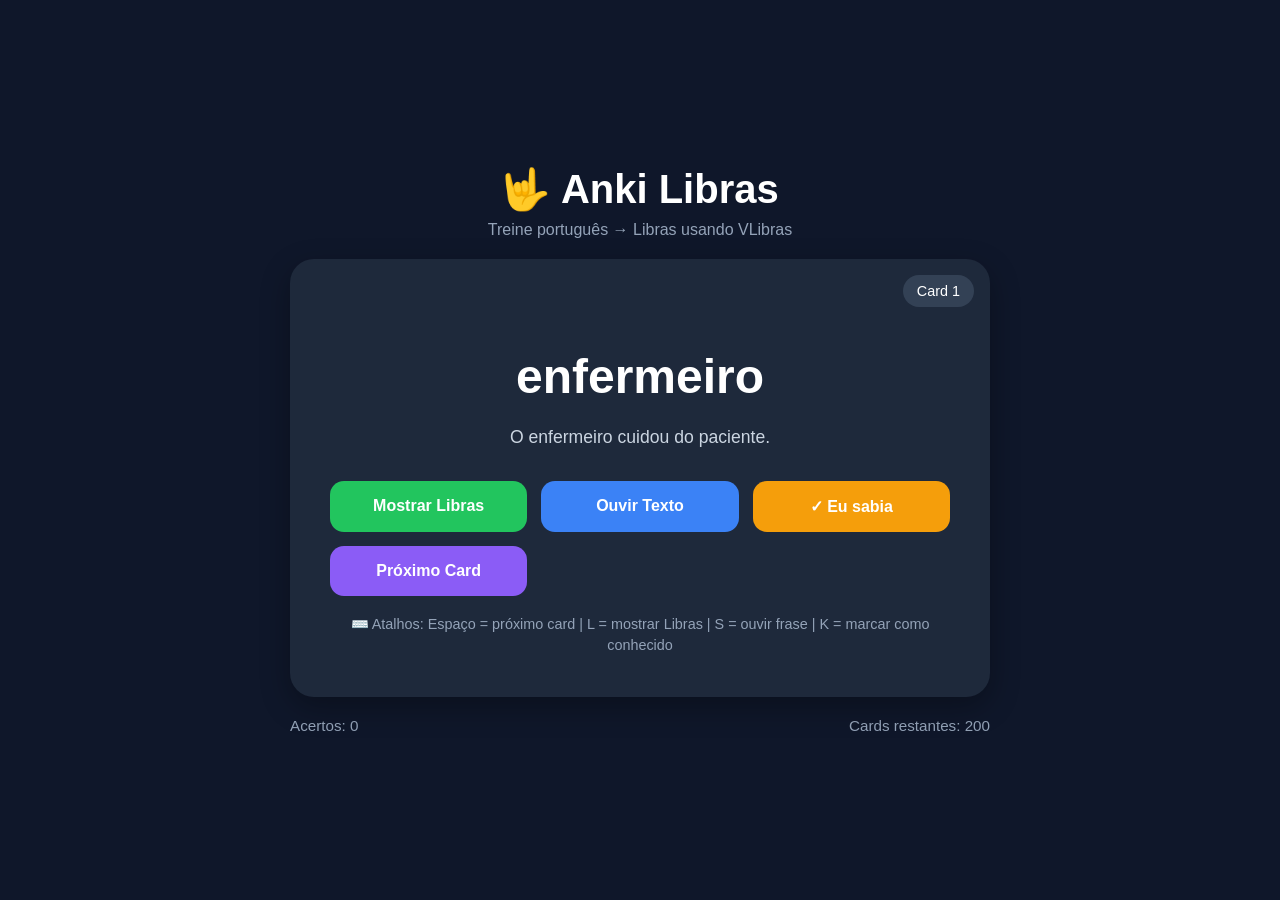
<file: index.html>
<!DOCTYPE html>
<html lang="pt-BR">
<head>
  <meta charset="UTF-8" />
  <meta name="viewport" content="width=device-width, initial-scale=1.0" />
  <title>Anki Libras</title>

  <style>
    * {
      margin: 0;
      padding: 0;
      box-sizing: border-box;
      font-family: Arial, sans-serif;
    }

    body {
      background: #0f172a;
      color: white;
      min-height: 100vh;
      display: flex;
      justify-content: center;
      align-items: center;
      padding: 20px;
    }

    .container {
      width: 100%;
      max-width: 700px;
    }

    .title {
      text-align: center;
      margin-bottom: 20px;
    }

    .title h1 {
      font-size: 2.5rem;
      margin-bottom: 8px;
    }

    .title p {
      color: #94a3b8;
    }

    .card {
      background: #1e293b;
      border-radius: 24px;
      padding: 40px;
      box-shadow: 0 10px 30px rgba(0,0,0,0.3);
      text-align: center;
      position: relative;
      overflow: hidden;
    }

    .level {
      position: absolute;
      top: 16px;
      right: 16px;
      background: #334155;
      padding: 8px 14px;
      border-radius: 999px;
      font-size: 0.9rem;
    }

    .word {
      font-size: 3rem;
      margin: 50px 0 20px;
      font-weight: bold;
    }

    .example {
      color: #cbd5e1;
      margin-bottom: 30px;
      font-size: 1.1rem;
      line-height: 1.5;
    }

    .buttons {
      display: grid;
      grid-template-columns: repeat(auto-fit, minmax(180px, 1fr));
      gap: 14px;
      margin-top: 25px;
    }

    button {
      border: none;
      border-radius: 14px;
      padding: 16px;
      font-size: 1rem;
      cursor: pointer;
      transition: 0.2s ease;
      font-weight: bold;
    }

    button:hover {
      transform: translateY(-2px);
      opacity: 0.95;
    }

    .show-btn {
      background: #22c55e;
      color: white;
    }

    .speak-btn {
      background: #3b82f6;
      color: white;
    }

    .know-btn {
      background: #f59e0b;
      color: white;
    }

    .next-btn {
      background: #8b5cf6;
      color: white;
    }

    .stats {
      margin-top: 20px;
      display: flex;
      justify-content: space-between;
      color: #94a3b8;
      font-size: 0.95rem;
      gap: 12px;
      flex-wrap: wrap;
    }

    .hidden {
      display: none;
    }

    .vlibras-area {
      margin-top: 20px;
      padding: 18px;
      background: #0f172a;
      border-radius: 16px;
      border: 1px solid #334155;
    }

    .tip {
      margin-top: 18px;
      color: #94a3b8;
      font-size: 0.9rem;
      line-height: 1.5;
    }

    @media(max-width: 600px) {
      .word {
        font-size: 2.2rem;
      }

      .card {
        padding: 28px;
      }
    }
  </style>
</head>
<body>

  <div class="container">

    <div class="title">
      <h1>🤟 Anki Libras</h1>
      <p>Treine português → Libras usando VLibras</p>
    </div>

    <div class="card">

      <div class="level" id="level">
        Card 1
      </div>

      <div class="word" id="word">
        cachorro
      </div>

      <div class="example" id="example">
        O cachorro correu para o parque.
      </div>

      <div class="buttons">
        <button class="show-btn" onclick="showVLibras()">
          Mostrar Libras
        </button>

        <button class="speak-btn" onclick="speakText()">
          Ouvir Texto
        </button>

        <button class="know-btn" onclick="markKnown()">
          ✓ Eu sabia
        </button>

        <button class="next-btn" onclick="nextCard()">
          Próximo Card
        </button>
      </div>

      <div class="vlibras-area hidden" id="vlibrasArea">
        <p>
          Clique no botão azul do VLibras no canto inferior direito para traduzir.
        </p>
      </div>

      <div class="tip">
        ⌨️ Atalhos:
        Espaço = próximo card | L = mostrar Libras | S = ouvir frase | K = marcar como conhecido
      </div>

    </div>

    <div class="stats">
      <div>
        Acertos: <span id="knownCount">0</span>
      </div>

      <div>
        Cards restantes: <span id="remainingCount">0</span>
      </div>
    </div>

  </div>

  <script>
    let cards = [];

    const defaultCards = [
      {
        palavra: 'cachorro',
        frase: 'O cachorro correu para o parque.'
      },
      {
        palavra: 'comer',
        frase: 'Eu gosto de comer pizza.'
      }
    ];

    let currentIndex = 0;
    let shuffledCards = [];
    let knownCards = JSON.parse(localStorage.getItem('knownCards')) || [];

    const wordEl = document.getElementById('word');
    const exampleEl = document.getElementById('example');
    const levelEl = document.getElementById('level');
    const knownCountEl = document.getElementById('knownCount');
    const remainingCountEl = document.getElementById('remainingCount');
    const vlibrasArea = document.getElementById('vlibrasArea');

    async function loadCards() {
      try {

        const response = await fetch('./cards.txt');
        const text = await response.text();

        cards = text
          .split('\n')
          .filter(line => line.trim() !== '')
          .map(line => {

            const parts = line.split('|');

            return {
              palavra: parts[0]?.trim() || '',
              frase: parts[1]?.trim() || parts[0]?.trim() || ''
            };
          });

        if (cards.length === 0) {
          cards = defaultCards;
        }

      } catch (error) {

        console.error('Erro ao carregar cards.txt', error);

        cards = defaultCards;
      }

      shuffledCards = [...cards].sort(() => Math.random() - 0.5);

      renderCard();
    }

    function renderCard() {
      const card = shuffledCards[currentIndex];

      wordEl.innerText = card.palavra;
      exampleEl.innerText = card.frase;
      levelEl.innerText = `Card ${currentIndex + 1}`;

      knownCountEl.innerText = knownCards.length;
      remainingCountEl.innerText = shuffledCards.length - currentIndex - 1;

      vlibrasArea.classList.add('hidden');
    }

    function showVLibras() {
      vlibrasArea.classList.remove('hidden');

      alert(
        'Agora clique no botão azul do VLibras no canto inferior direito para ver a tradução em Libras 🤟'
      );
    }

    function speakText() {
      const card = shuffledCards[currentIndex];

      const utterance = new SpeechSynthesisUtterance(card.frase);

      utterance.lang = 'pt-BR';

      speechSynthesis.speak(utterance);
    }

    function markKnown() {
      const card = shuffledCards[currentIndex];

      if (!knownCards.includes(card.palavra)) {
        knownCards.push(card.palavra);
      }

      localStorage.setItem('knownCards', JSON.stringify(knownCards));

      knownCountEl.innerText = knownCards.length;

      alert('Card salvo como conhecido 🚀');
    }

    function nextCard() {
      currentIndex++;

      if (currentIndex >= shuffledCards.length) {
        shuffledCards = [...cards].sort(() => Math.random() - 0.5);
        currentIndex = 0;

        alert('Todos os cards foram vistos 🎉');
      }

      renderCard();
    }

    document.addEventListener('keydown', (event) => {

      if (event.code === 'Space') {
        event.preventDefault();
        nextCard();
      }

      if (event.key.toLowerCase() === 'l') {
        showVLibras();
      }

      if (event.key.toLowerCase() === 's') {
        speakText();
      }

      if (event.key.toLowerCase() === 'k') {
        markKnown();
      }
    });

    loadCards();
  </script>

  <div vw class="enabled">
    <div vw-access-button class="active"></div>
    <div vw-plugin-wrapper>
      <div class="vw-plugin-top-wrapper"></div>
    </div>
  </div>

  <script src="https://vlibras.gov.br/app/vlibras-plugin.js"></script>

  <script>
    new window.VLibras.Widget('https://vlibras.gov.br/app');
  </script>

</body>
</html>
</file>
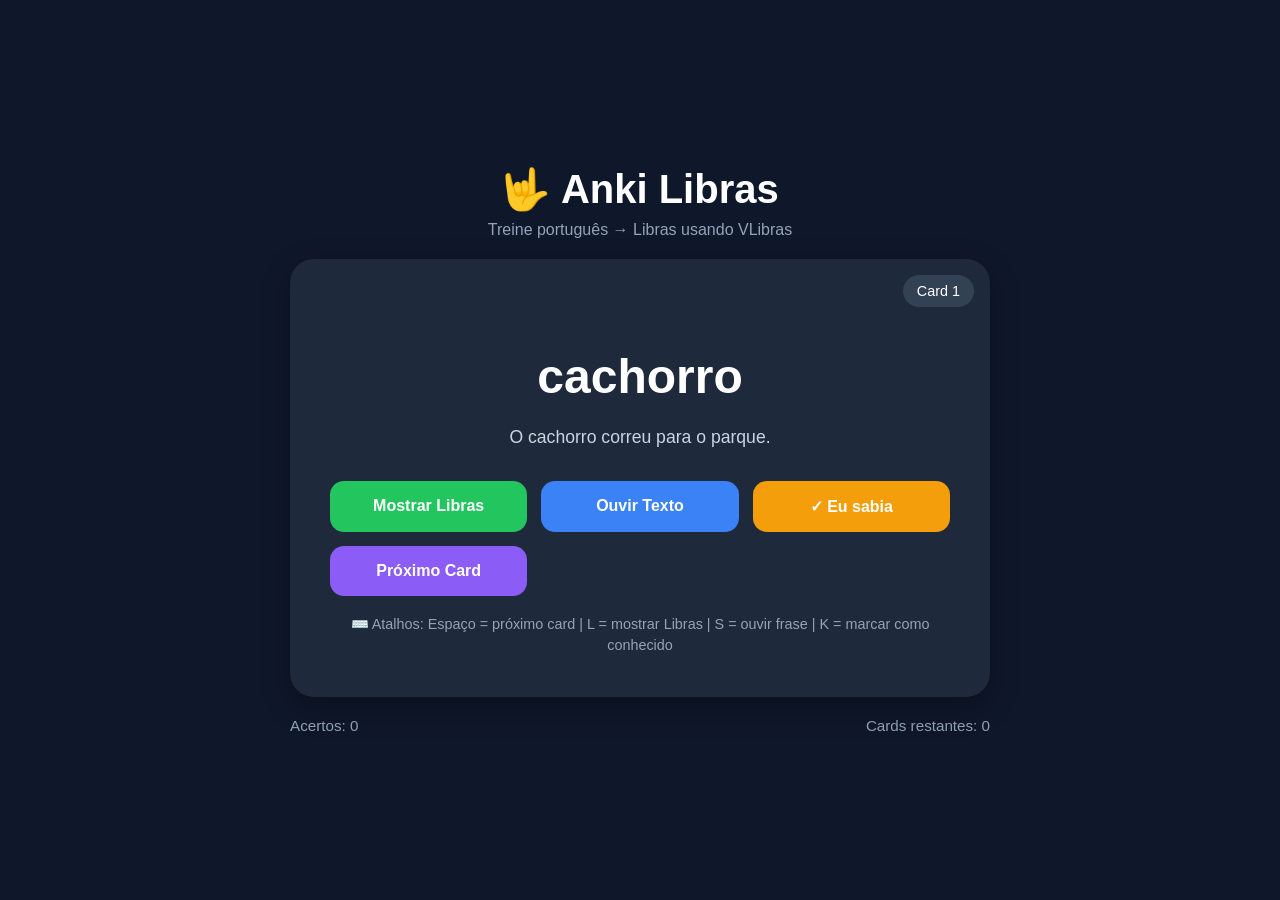
<file: index_vlibras.html>
<!DOCTYPE html>
<html lang="pt-BR">
<head>
  <meta charset="UTF-8" />
  <meta name="viewport" content="width=device-width, initial-scale=1.0" />
  <title>Anki Libras</title>

  <style>
    * {
      margin: 0;
      padding: 0;
      box-sizing: border-box;
      font-family: Arial, sans-serif;
    }

    body {
      background: #0f172a;
      color: white;
      min-height: 100vh;
      display: flex;
      justify-content: center;
      align-items: center;
      padding: 20px;
    }

    .container {
      width: 100%;
      max-width: 700px;
    }

    .title {
      text-align: center;
      margin-bottom: 20px;
    }

    .title h1 {
      font-size: 2.5rem;
      margin-bottom: 8px;
    }

    .title p {
      color: #94a3b8;
    }

    .card {
      background: #1e293b;
      border-radius: 24px;
      padding: 40px;
      box-shadow: 0 10px 30px rgba(0,0,0,0.3);
      text-align: center;
      position: relative;
      overflow: hidden;
    }

    .level {
      position: absolute;
      top: 16px;
      right: 16px;
      background: #334155;
      padding: 8px 14px;
      border-radius: 999px;
      font-size: 0.9rem;
    }

    .word {
      font-size: 3rem;
      margin: 50px 0 20px;
      font-weight: bold;
    }

    .example {
      color: #cbd5e1;
      margin-bottom: 30px;
      font-size: 1.1rem;
      line-height: 1.5;
    }

    .buttons {
      display: grid;
      grid-template-columns: repeat(auto-fit, minmax(180px, 1fr));
      gap: 14px;
      margin-top: 25px;
    }

    button {
      border: none;
      border-radius: 14px;
      padding: 16px;
      font-size: 1rem;
      cursor: pointer;
      transition: 0.2s ease;
      font-weight: bold;
    }

    button:hover {
      transform: translateY(-2px);
      opacity: 0.95;
    }

    .show-btn {
      background: #22c55e;
      color: white;
    }

    .speak-btn {
      background: #3b82f6;
      color: white;
    }

    .know-btn {
      background: #f59e0b;
      color: white;
    }

    .next-btn {
      background: #8b5cf6;
      color: white;
    }

    .stats {
      margin-top: 20px;
      display: flex;
      justify-content: space-between;
      color: #94a3b8;
      font-size: 0.95rem;
      gap: 12px;
      flex-wrap: wrap;
    }

    .hidden {
      display: none;
    }

    .vlibras-area {
      margin-top: 20px;
      padding: 18px;
      background: #0f172a;
      border-radius: 16px;
      border: 1px solid #334155;
    }

    .tip {
      margin-top: 18px;
      color: #94a3b8;
      font-size: 0.9rem;
      line-height: 1.5;
    }

    @media(max-width: 600px) {
      .word {
        font-size: 2.2rem;
      }

      .card {
        padding: 28px;
      }
    }
  </style>
</head>
<body>

  <div class="container">

    <div class="title">
      <h1>🤟 Anki Libras</h1>
      <p>Treine português → Libras usando VLibras</p>
    </div>

    <div class="card">

      <div class="level" id="level">
        Card 1
      </div>

      <div class="word" id="word">
        cachorro
      </div>

      <div class="example" id="example">
        O cachorro correu para o parque.
      </div>

      <div class="buttons">
        <button class="show-btn" onclick="showVLibras()">
          Mostrar Libras
        </button>

        <button class="speak-btn" onclick="speakText()">
          Ouvir Texto
        </button>

        <button class="know-btn" onclick="markKnown()">
          ✓ Eu sabia
        </button>

        <button class="next-btn" onclick="nextCard()">
          Próximo Card
        </button>
      </div>

      <div class="vlibras-area hidden" id="vlibrasArea">
        <p>
          Clique no botão azul do VLibras no canto inferior direito para traduzir.
        </p>
      </div>

      <div class="tip">
        ⌨️ Atalhos:
        Espaço = próximo card | L = mostrar Libras | S = ouvir frase | K = marcar como conhecido
      </div>

    </div>

    <div class="stats">
      <div>
        Acertos: <span id="knownCount">0</span>
      </div>

      <div>
        Cards restantes: <span id="remainingCount">0</span>
      </div>
    </div>

  </div>

  <script>
    let cards = [];

    async function loadCards() {
      const response = await fetch('cards.txt');
      const text = await response.text();

      cards = text
        .split('\n')
        .filter(line => line.trim() !== '')
        .map(line => {
          const parts = line.split('|');

          return {
            palavra: parts[0]?.trim() || '',
            frase: parts[1]?.trim() || ''
          };
        });

      shuffledCards = [...cards].sort(() => Math.random() - 0.5);

      renderCard();
    }

    const defaultCards = [

    async function loadCards() {
      const response = await fetch('cards.txt');
      const text = await response.text();

      cards = text
        .split('\n')
        .filter(line => line.trim() !== '')
        .map(line => {
          const parts = line.split('|');

          return {
            palavra: parts[0]?.trim() || '',
            frase: parts[1]?.trim() || ''
          };
        });

      shuffledCards = [...cards].sort(() => Math.random() - 0.5);

      renderCard();
    }

    const defaultCards = [
      {
        palavra: 'cachorro',
        frase: 'O cachorro correu para o parque.'
      },
      {
        p ];

    let currentIndex = 0;e: 'Elet shuffledCards = [];iz',
        frase: 'Hoje eu estou muito feliz.'
      },
      {
        palavra: 'trabalho',
        frase: 'Meu trabalho começa às oito horas.'
      },
      {
        palavra: 'estudar',
        frase: 'Eu quero estudar Libras todos os dias.'
      },
      {
        palavra: 'água',
        frase: 'Preciso beber mais água.'
      },
      {
        palavra: 'bom dia',
        frase: 'Bom dia! Como você está?'
      }
     ];

    let currentIndex = 0;
    
    let knownCards = JSON.parse(localStorage.getItem('knownCards')) || [];

    const wordEl = document.getElementById('word');
    const exampleEl = document.getElementById('example');
    const levelEl = document.getElementById('level');
    const knownCountEl = document.getElementById('knownCount');
    const remainingCountEl = document.getElementById('remainingCount');
    const vlibrasArea = document.getElementById('vlibrasArea');

    function renderCard() {
      const card = shuffledCards[currentIndex];

      wordEl.innerText = card.palavra;
      exampleEl.innerText = card.frase;
      levelEl.innerText = `Card ${currentIndex + 1}`;

      knownCountEl.innerText = knownCards.length;
      remainingCountEl.innerText = shuffledCards.length - currentIndex - 1;

      vlibrasArea.classList.add('hidden');
    }

    function showVLibras() {
      vlibrasArea.classList.remove('hidden');

      alert(
        'Agora clique no botão azul do VLibras no canto inferior direito para ver a tradução em Libras 🤟'
      );
    }

    function speakText() {
      const card = shuffledCards[currentIndex];

      const utterance = new SpeechSynthesisUtterance(card.frase);

      utterance.lang = 'pt-BR';

      speechSynthesis.speak(utterance);
    }

    function markKnown() {
      const card = shuffledCards[currentIndex];

      if (!knownCards.includes(card.palavra)) {
        knownCards.push(card.palavra);
      }

 loadCards();rage.setItem('knownCards', JSON.stringify(knownCards));

      knownCountEl.innerText = knownCards.length;

      alert('Card salvo como conhecido 🚀');
    }

    function nextCard() {
      currentIndex++;

      if (currentIndex >= shuffledCards.length) {
        shuffledCards = [...cards].sort(() => Math.random() - 0.5);
        currentIndex = 0;

        alert('Todos os cards foram vistos 🎉
A lista foi embaralhada novamente.');
      }

      renderCard();
    }

  dEventListener('keydown', (event) => {

      if (event.code === 'Space') {
        event.preventDefault();
        nextCard();
      }

      if (event.key.toLowerCase() === 'l') {
        showVLibras();
      }

      if (event.key.toLowerCase() === 's') {
        speakText();
      }

      if (event.key.toLowerCase() === 'k') {
        markKnown();
      }
    });

    renderCard();
  </script>

  <div vw class="enabled">
    <div vw-access-button class="active"></div>
    <div vw-plugin-wrapper>
      <div class="vw-plugin-top-wrapper"></div>
    </div>
  </div>

  <script src="https://vlibras.gov.br/app/vlibras-plugin.js"></script>

  <script>
    new window.VLibras.Widget('https://vlibras.gov.br/app');
  </script>

</body>
</html>
</file>
